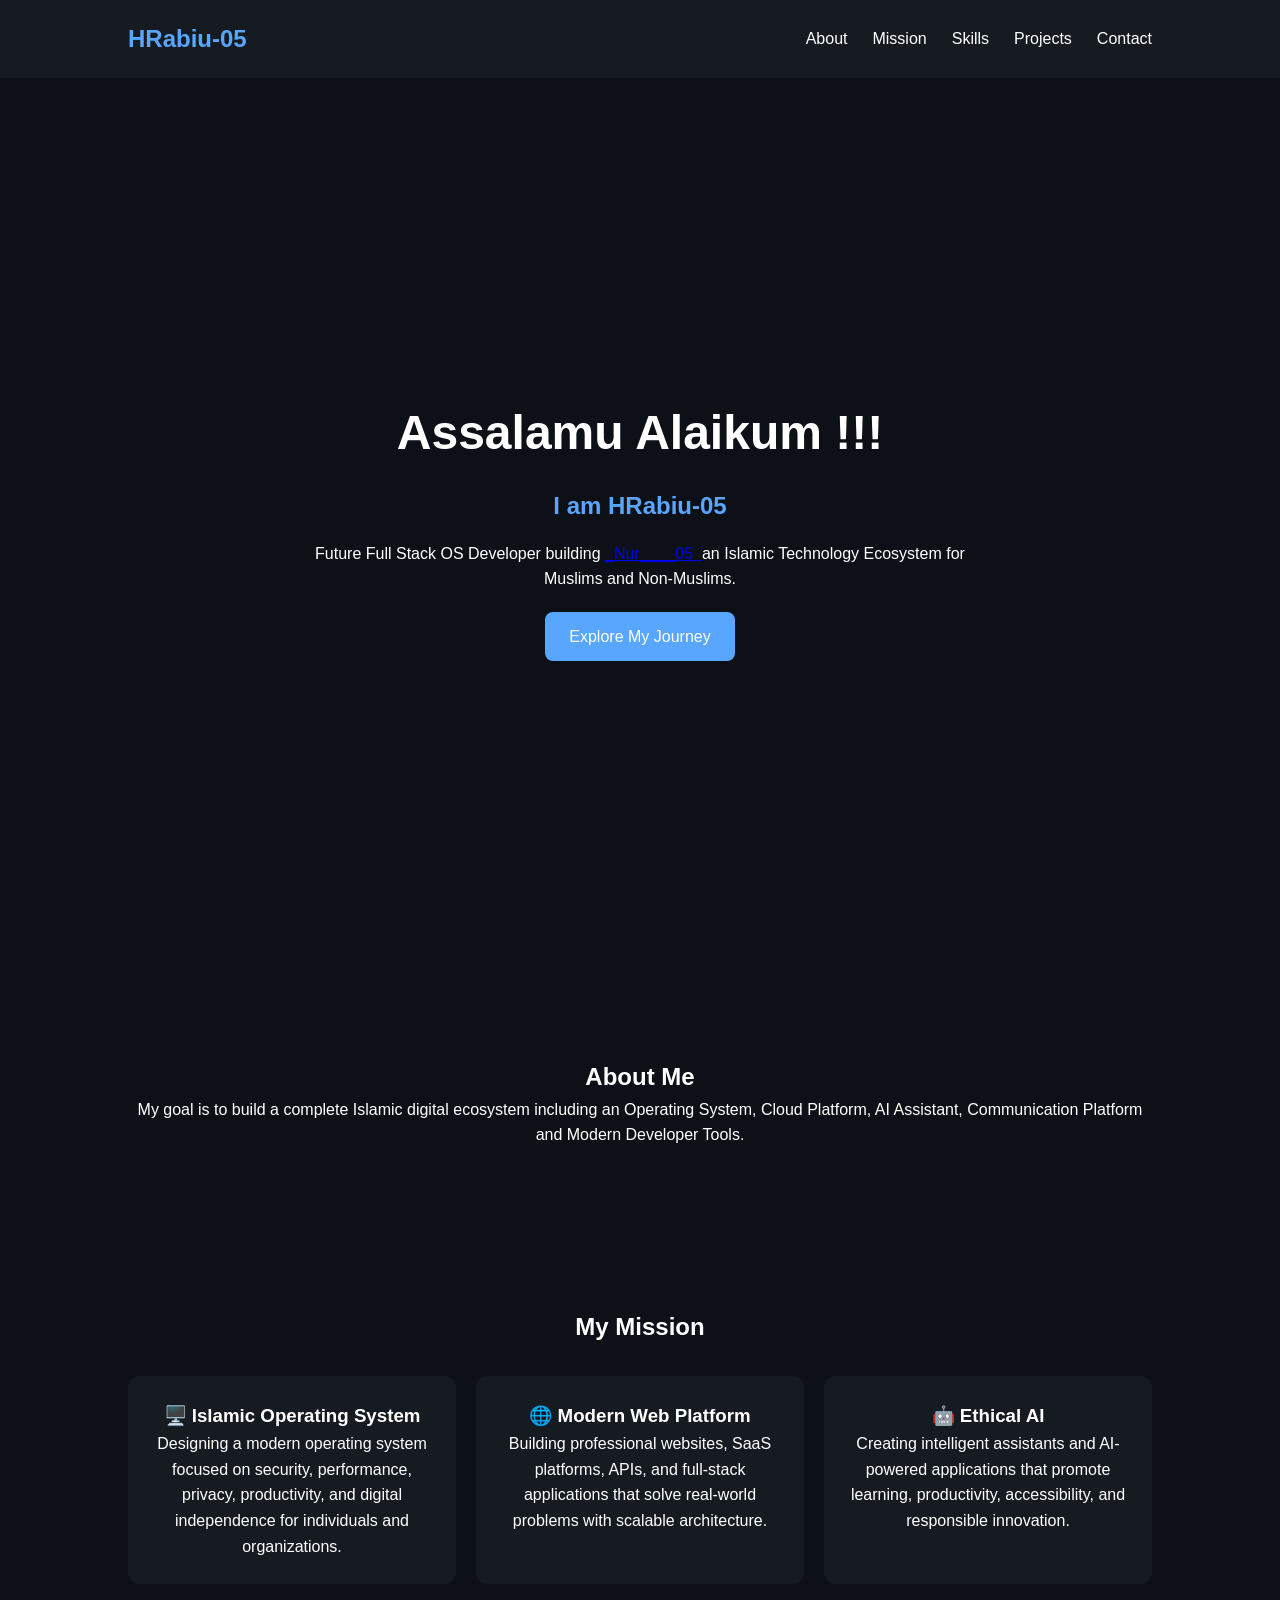
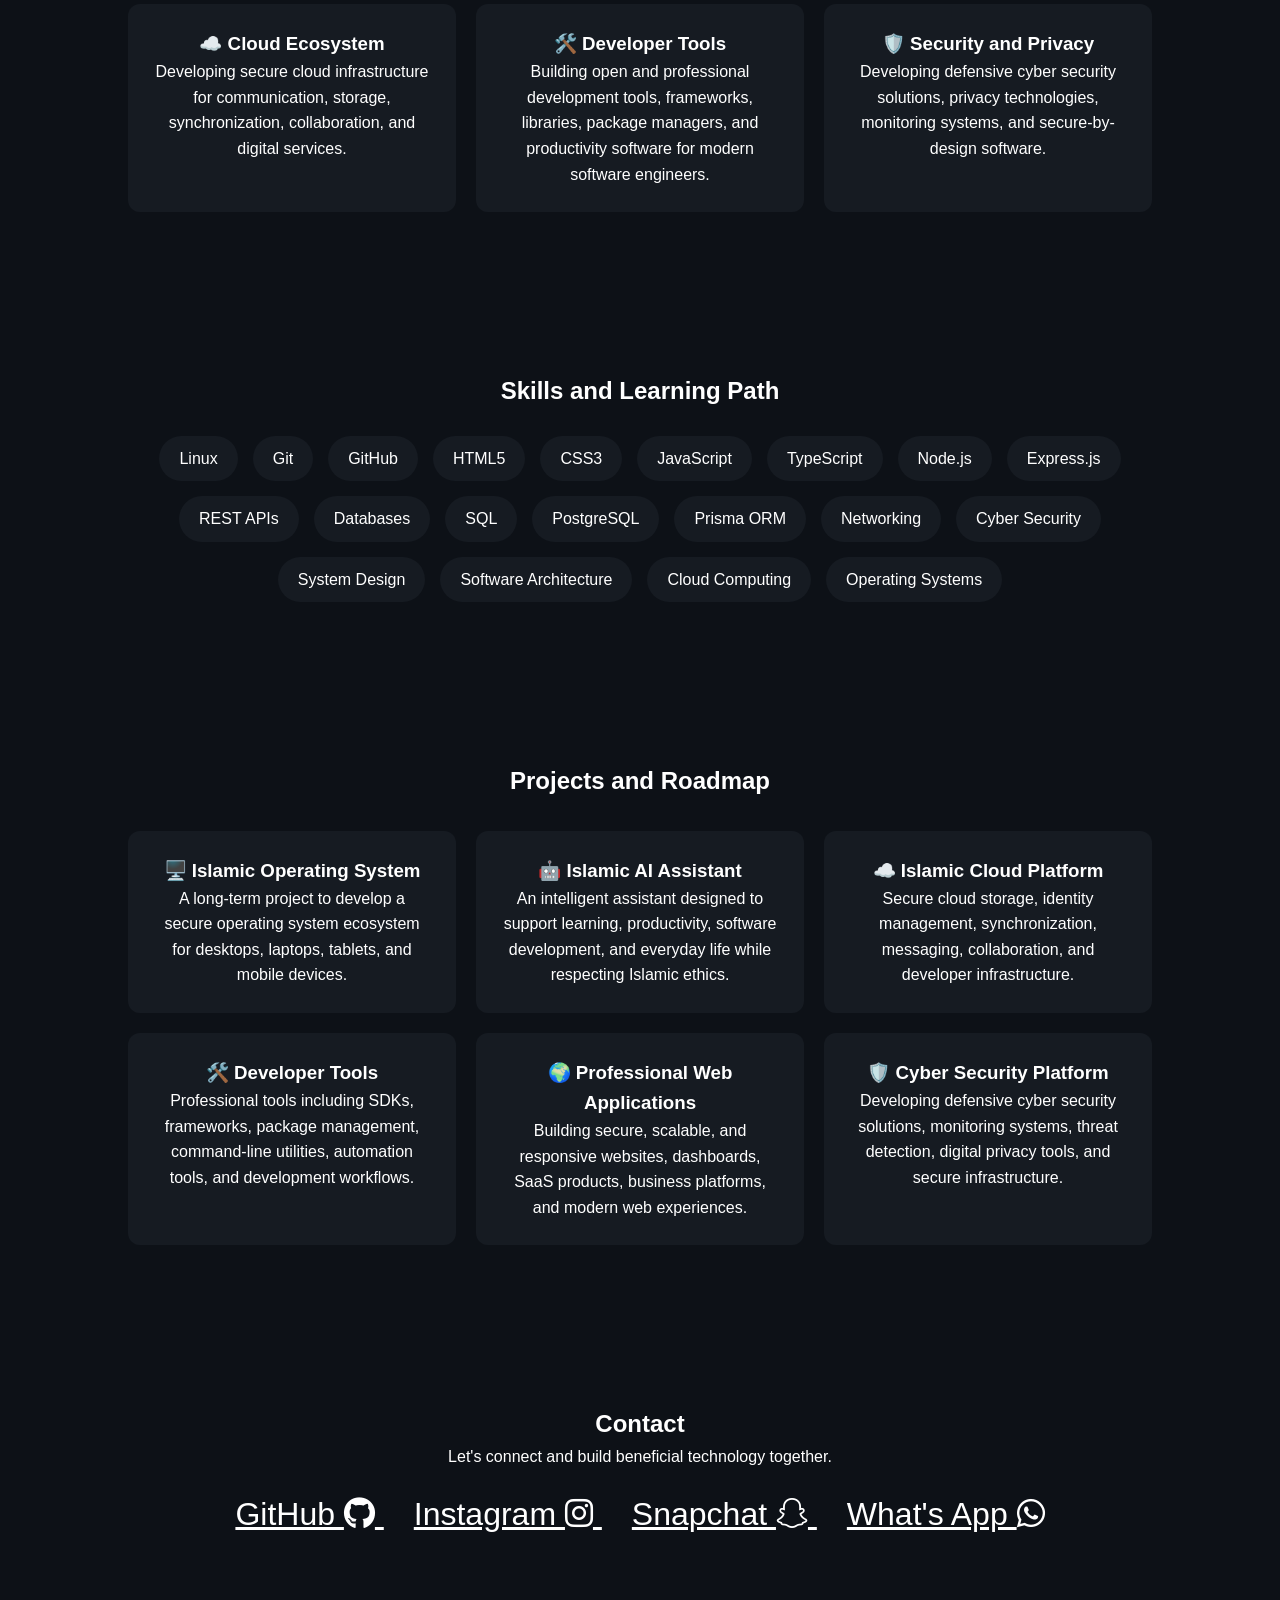
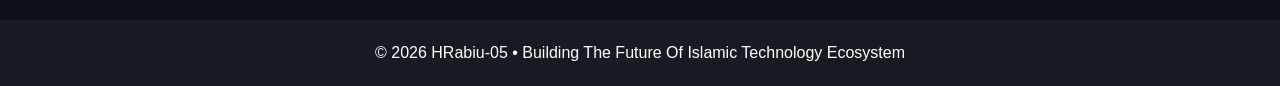
<file: index.html>
<!DOCTYPE html>
<html lang="en">
<head>
    <meta charset="UTF-8">
    <meta name="viewport" content="width=device-width, initial-scale=1.0">
    <title>HRabiu-05 | Future Full Stack OS Developer</title>

    <link rel="stylesheet" href="./css/style.css">

    <link
    href="https://cdnjs.cloudflare.com/ajax/libs/font-awesome/6.5.1/css/all.min.css"
    rel="stylesheet">
</head>
<body>

<header>
    <nav class="navbar">
        <h2 class="logo">HRabiu-05</h2>

        <ul class="nav-links">
            <li><a href="#about">About</a></li>
            <li><a href="#mission">Mission</a></li>
            <li><a href="#skills">Skills</a></li>
            <li><a href="#projects">Projects</a></li>
            <li><a href="#contact">Contact</a></li>
        </ul>

        <div class="menu-btn">
            <i class="fas fa-bars"></i>
        </div>
    </nav>
</header>

<section class="hero">

    <div class="hero-content">

        <h1>Assalamu Alaikum !!! </h1>

        <h2>I am HRabiu-05</h2>

        <p>
            Future Full Stack OS Developer building 
            <a  href=https://hrabiu-05.github.io/blob/main/_Nur____05/"> _Nur____05
                <i class="fab _Nur____05 "> </i>
            </a>  an Islamic Technology Ecosystem for Muslims and Non-Muslims.
        </p>

        <a href="#projects" class="btn">
            Explore My Journey
        </a>

    </div>

</section>

<section id="about" class="section">

    <h2>About Me</h2>

    <p>
        My goal is to build a complete Islamic digital ecosystem
        including an Operating System, Cloud Platform, AI Assistant,
        Communication Platform and Modern Developer Tools.
    </p>

</section>

<section id="mission" class="section">

    <h2>My Mission</h2>

    <div class="cards">

        <div class="card">
            <h3> 🖥️ Islamic Operating System</h3>
            <p>
                Designing a modern operating system focused on security,
                performance, privacy, productivity, and digital independence
                for individuals and organizations.
            </p>
        </div>

        <div class="card">
            <h3> 🌐 Modern Web Platform</h3>
            <p>
                Building professional websites, SaaS platforms,
                APIs, and full-stack applications that solve
                real-world problems with scalable architecture.
            </p>
        </div>

        <div class="card">
            <h3> 🤖 Ethical AI</h3>
            <p>
                Creating intelligent assistants and AI-powered
                applications that promote learning, productivity,
                accessibility, and responsible innovation.
            </p>
        </div>

        <div class="card">
            <h3> ☁️ Cloud Ecosystem</h3>
            <p>
                Developing secure cloud infrastructure for
                communication, storage, synchronization,
                collaboration, and digital services.
            </p>
        </div>

        <div class="card">
            <h3> 🛠️ Developer Tools</h3>
            <p>
                Building open and professional development tools,
                frameworks, libraries, package managers, and
                productivity software for modern software engineers.
            </p>
        </div>

        <div class="card">
            <h3> 🛡️ Security and Privacy</h3>
            <p>
                Developing defensive cyber security solutions,
                privacy technologies, monitoring systems,
                and secure-by-design software.
            </p>
        </div>

    </div>

</section>

<section id="skills" class="section">

    <h2>Skills and Learning Path</h2>

    <div class="skills">

        <span>Linux</span>
        <span>Git</span>
        <span>GitHub</span>

        <span>HTML5</span>
        <span>CSS3</span>
        <span>JavaScript</span>
        <span>TypeScript</span>

        <span>Node.js</span>
        <span>Express.js</span>

        <span>REST APIs</span>
        <span>Databases</span>
        <span>SQL</span>
        <span>PostgreSQL</span>

        <span>Prisma ORM</span>

        <span>Networking</span>
        <span>Cyber Security</span>

        <span>System Design</span>
        <span>Software Architecture</span>

        <span>Cloud Computing</span>
        <span>Operating Systems</span>

    </div>

</section>

<section id="projects" class="section">

    <h2>Projects and Roadmap</h2>

    <div class="cards">

        <div class="card">
            <h3> 🖥️ Islamic Operating System</h3>
            <p>
                A long-term project to develop a secure operating
                system ecosystem for desktops, laptops, tablets,
                and mobile devices.
            </p>
        </div>

        <div class="card">
            <h3> 🤖 Islamic AI Assistant</h3>
            <p>
                An intelligent assistant designed to support learning,
                productivity, software development, and everyday life
                while respecting Islamic ethics.
            </p>
        </div>

        <div class="card">
            <h3> ☁️ Islamic Cloud Platform</h3>
            <p>
                Secure cloud storage, identity management,
                synchronization, messaging, collaboration,
                and developer infrastructure.
            </p>
        </div>

        <div class="card">
            <h3> 🛠️ Developer Tools</h3>
            <p>
                Professional tools including SDKs, frameworks,
                package management, command-line utilities,
                automation tools, and development workflows.
            </p>
        </div>

        <div class="card">
            <h3> 🌍 Professional Web Applications</h3>
            <p>
                Building secure, scalable, and responsive websites,
                dashboards, SaaS products, business platforms,
                and modern web experiences.
            </p>
        </div>

        <div class="card">
            <h3> 🛡️ Cyber Security Platform</h3>
            <p>
                Developing defensive cyber security solutions,
                monitoring systems, threat detection,
                digital privacy tools, and secure infrastructure.
            </p>
        </div>

    </div>

</section>

<section id="contact" class="section">

    <h2>Contact</h2>

    <p>
        Let's connect and build beneficial technology together.
    </p>

    <div class="socials">
        <a href="https://github.com/HRabiu-05"> GitHub
            <i class="fab fa-github"> </i>
        </a>
        <a href="https://www.instagram.com/_nur_____05?igsh=MTRrOW4zdXpwZGJ4Zg=="> Instagram
            <i class="fab fa-instagram"> </i>
        </a>
        <a href="https://www.snapchat.com/add/hrabiu05_social?share_id=TnLLtVIYutQ&locale=en-GB"> Snapchat
            <i class="fab fa-snapchat"> </i>
        </a>
        <a href="https://wa.me/message/S77RJYUMOQH2O1"> What's App
            <i class="fab fa-whatsapp"> </i>
        </a>

    </div>

</section>

<footer>

    <p>
        © 2026 HRabiu-05 • Building The Future Of Islamic Technology Ecosystem
    </p>

</footer>

<script src="js/script.js"></script>

</body>
</html>
</file>
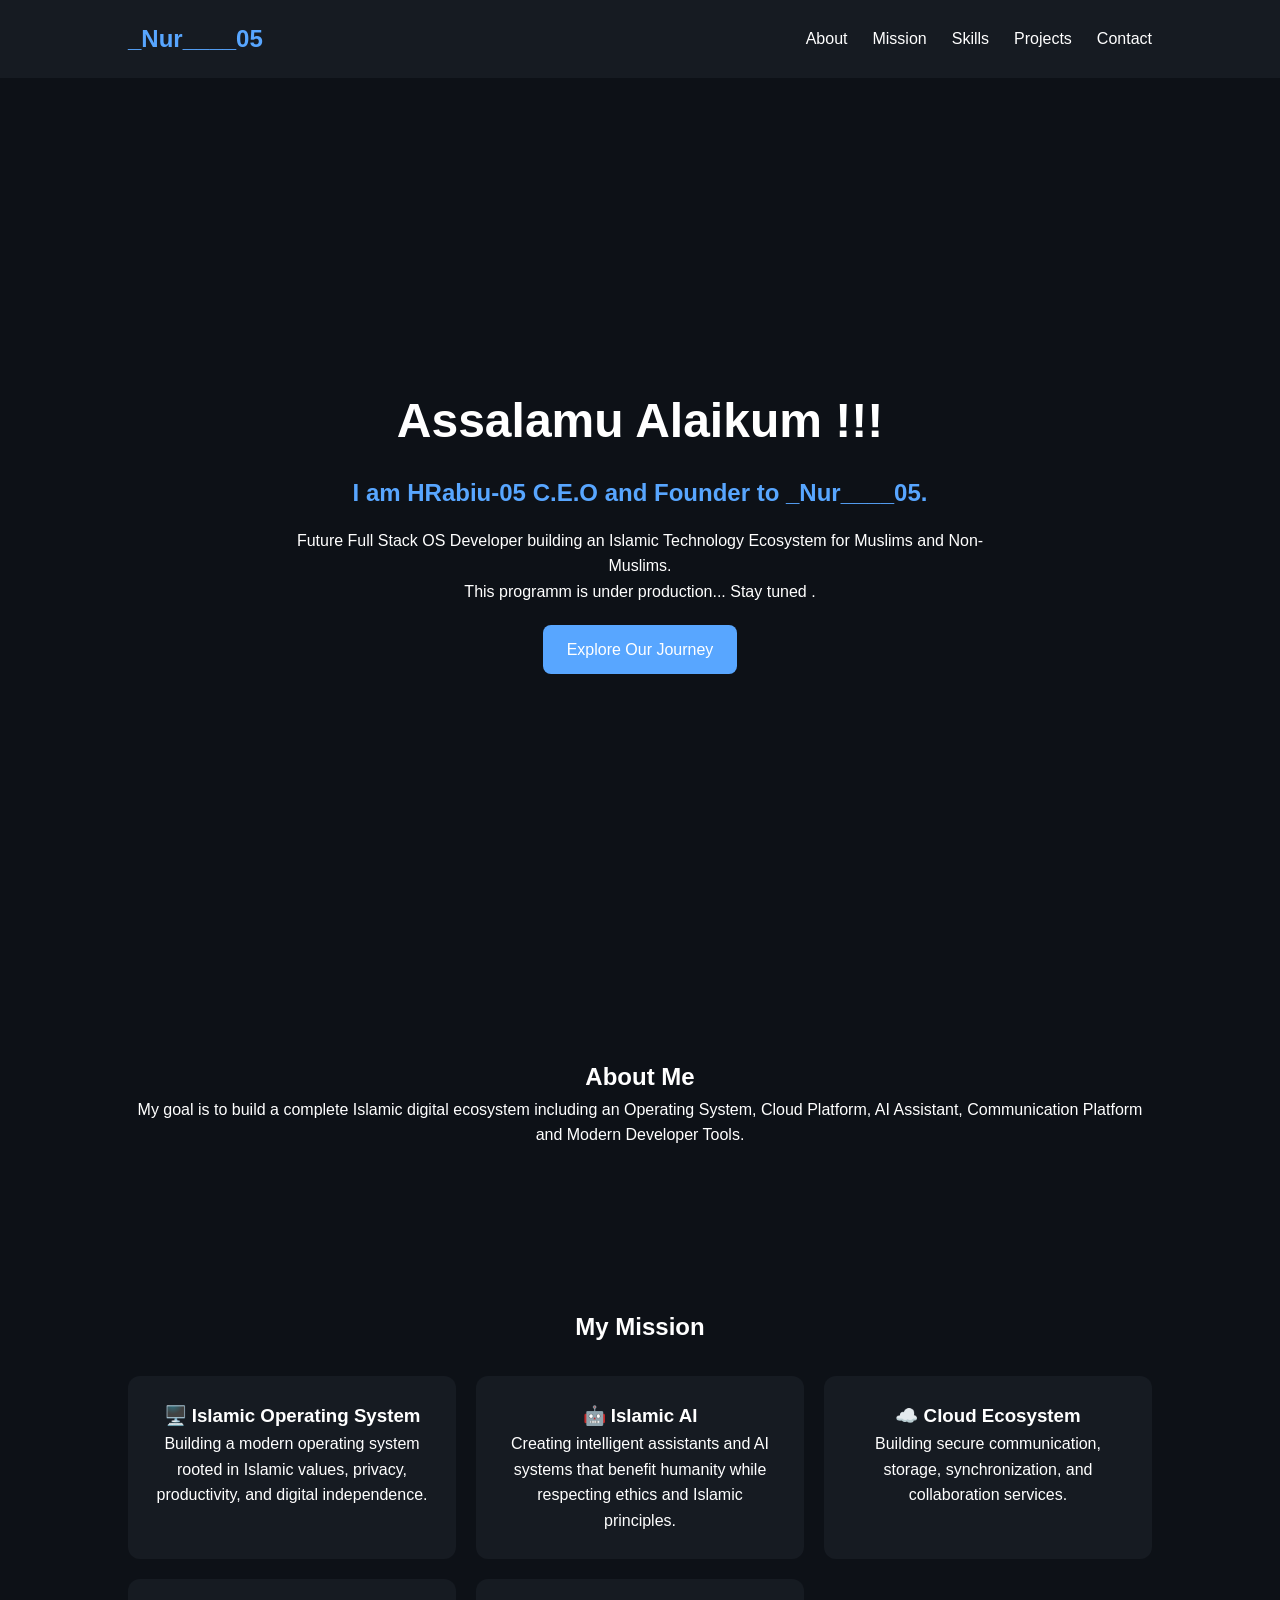
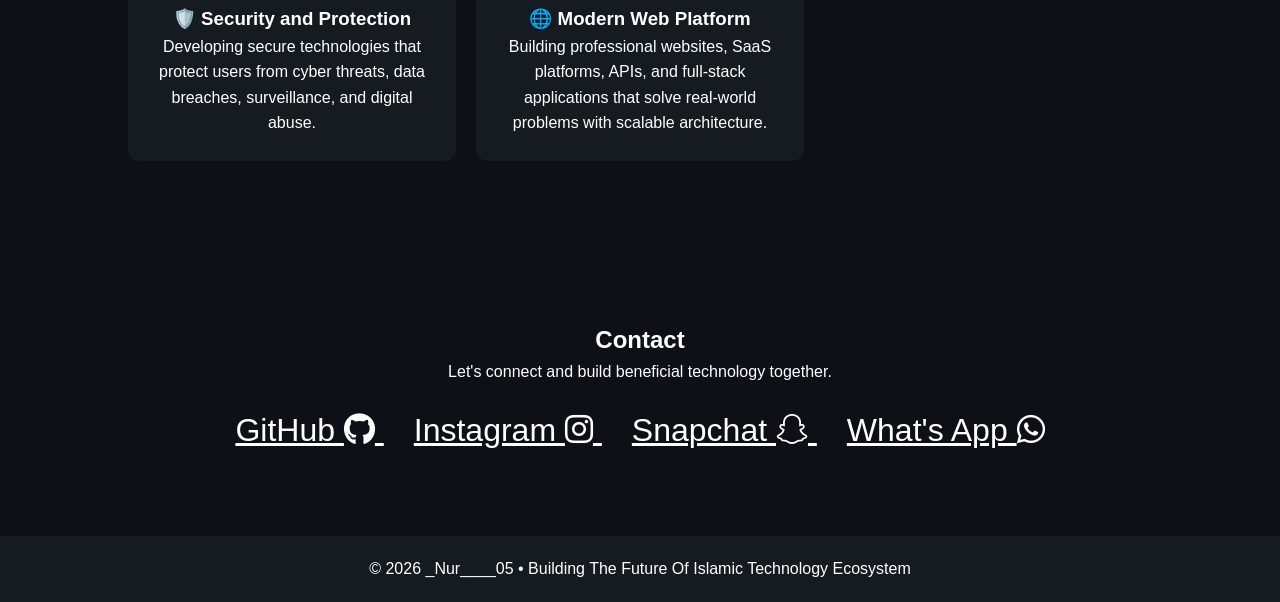
<file: _Nur____05/index.html>
<!DOCTYPE html>
<html lang="en">
<head>
    <meta charset="UTF-8">
    <meta name="viewport" content="width=device-width, initial-scale=1.0">
    <title>_Nur____05 | Future Full Islamic Tech Ecosystem </title>

    <link rel="stylesheet" href="../css/style.css">

    <link
    href="https://cdnjs.cloudflare.com/ajax/libs/font-awesome/6.5.1/css/all.min.css"
    rel="stylesheet">
</head>
<body>

<header>
    <nav class="navbar">
        <h2 class="logo">_Nur____05</h2>

        <ul class="nav-links">
            <li><a href="#about">About</a></li>
            <li><a href="#mission">Mission</a></li>
            <li><a href="#skills">Skills</a></li>
            <li><a href="#projects">Projects</a></li>
            <li><a href="#contact">Contact</a></li>
        </ul>

        <div class="menu-btn">
            <i class="fas fa-bars"></i>
        </div>
    </nav>
</header>

<section class="hero">

    <div class="hero-content">

        <h1>Assalamu Alaikum !!! </h1>

        <h2>I am <a src="../index.html"> HRabiu-05 </a> C.E.O and Founder to _Nur____05. </h2>

        <p>
            Future Full Stack OS Developer building an Islamic
            Technology Ecosystem for Muslims and Non-Muslims.
        </p>

        <p>
            This programm is under production... Stay tuned .
        </p>

        <a href="#mission" class="btn">
            Explore Our Journey
        </a>

    </div>

</section>

<section id="about" class="section">

    <h2>About Me</h2>

    <p>
        My goal is to build a complete Islamic digital ecosystem
        including an Operating System, Cloud Platform, AI Assistant,
        Communication Platform and Modern Developer Tools.
    </p>

</section>

<section id="mission" class="section">

    <h2>My Mission</h2>

    <div class="cards">

        <div class="card">
            <h3> 🖥️ Islamic Operating System</h3>
            <p>
                Building a modern operating system rooted in Islamic values,
                privacy, productivity, and digital independence.
            </p>
        </div>

        <div class="card">
            <h3> 🤖 Islamic AI</h3>
            <p>
                Creating intelligent assistants and AI systems that benefit
                humanity while respecting ethics and Islamic principles.
            </p>
        </div>

        <div class="card">
            <h3> ☁️ Cloud Ecosystem</h3>
            <p>
                Building secure communication, storage, synchronization,
                and collaboration services.
            </p>
        </div>

        <div class="card">
            <h3> 🛡️ Security and Protection</h3>
            <p>
                Developing secure technologies that protect users from
                cyber threats, data breaches, surveillance, and digital abuse.
            </p>
        </div>

        <div class="card">
            <h3> 🌐 Modern Web Platform</h3>
            <p>
                Building professional websites, SaaS platforms,
                APIs, and full-stack applications that solve
                real-world problems with scalable architecture.
            </p>
        </div>
    </div>

</section>


<section id="contact" class="section">

    <h2>Contact</h2>

    <p>
        Let's connect and build beneficial technology together.
    </p>

    <div class="socials">
        <a href="https://github.com/HRabiu-05"> GitHub
            <i class="fab fa-github"> </i>
        </a>
        <a href="https://www.instagram.com/_nur_____05?igsh=MTRrOW4zdXpwZGJ4Zg=="> Instagram
            <i class="fab fa-instagram"> </i>
        </a>
        <a href="https://www.snapchat.com/add/hrabiu05_social?share_id=TnLLtVIYutQ&locale=en-GB"> Snapchat
            <i class="fab fa-snapchat"> </i>
        </a>
        <a href="https://wa.me/message/S77RJYUMOQH2O1"> What's App
            <i class="fab fa-whatsapp"> </i>
        </a>

    </div>

</section>

<footer>

    <p>
        © 2026 _Nur____05 • Building The Future Of Islamic Technology Ecosystem
    </p>

</footer>

<script src="../js/script.js"></script>

</body>
</html>
</file>
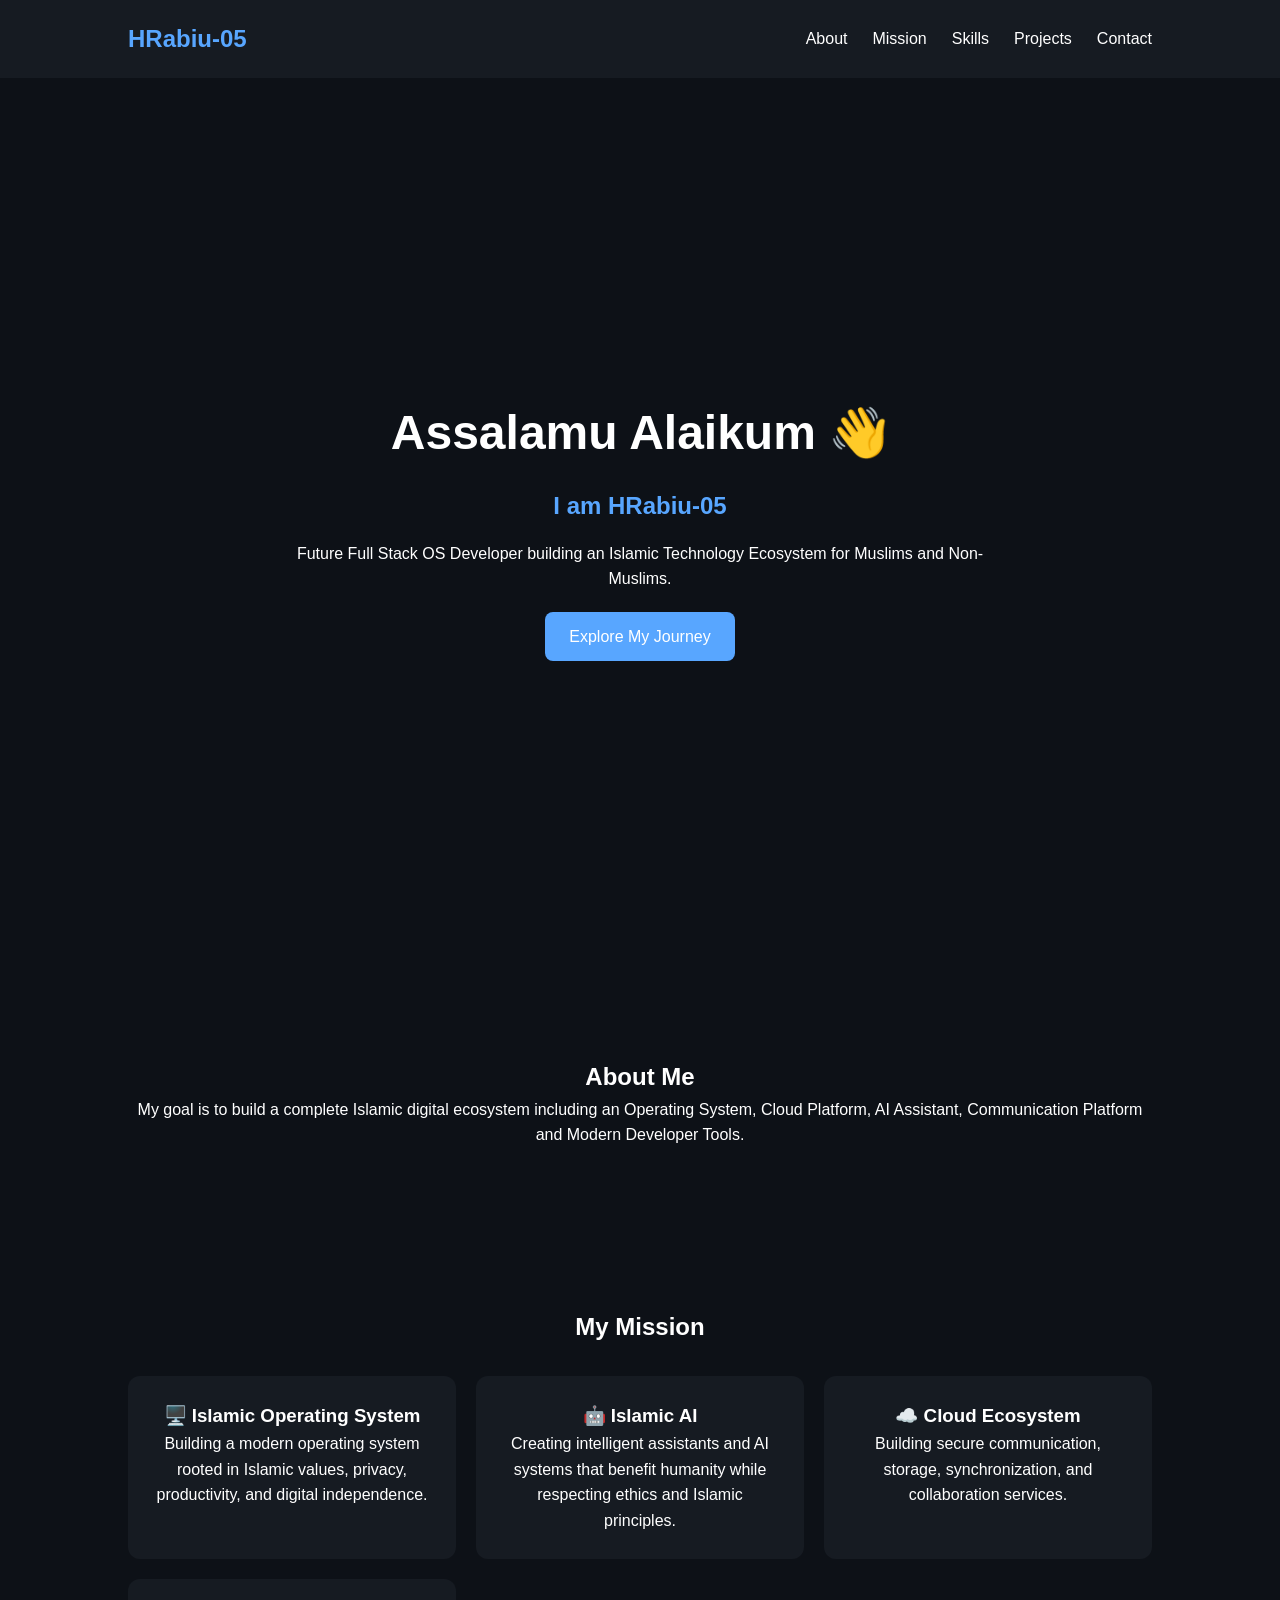
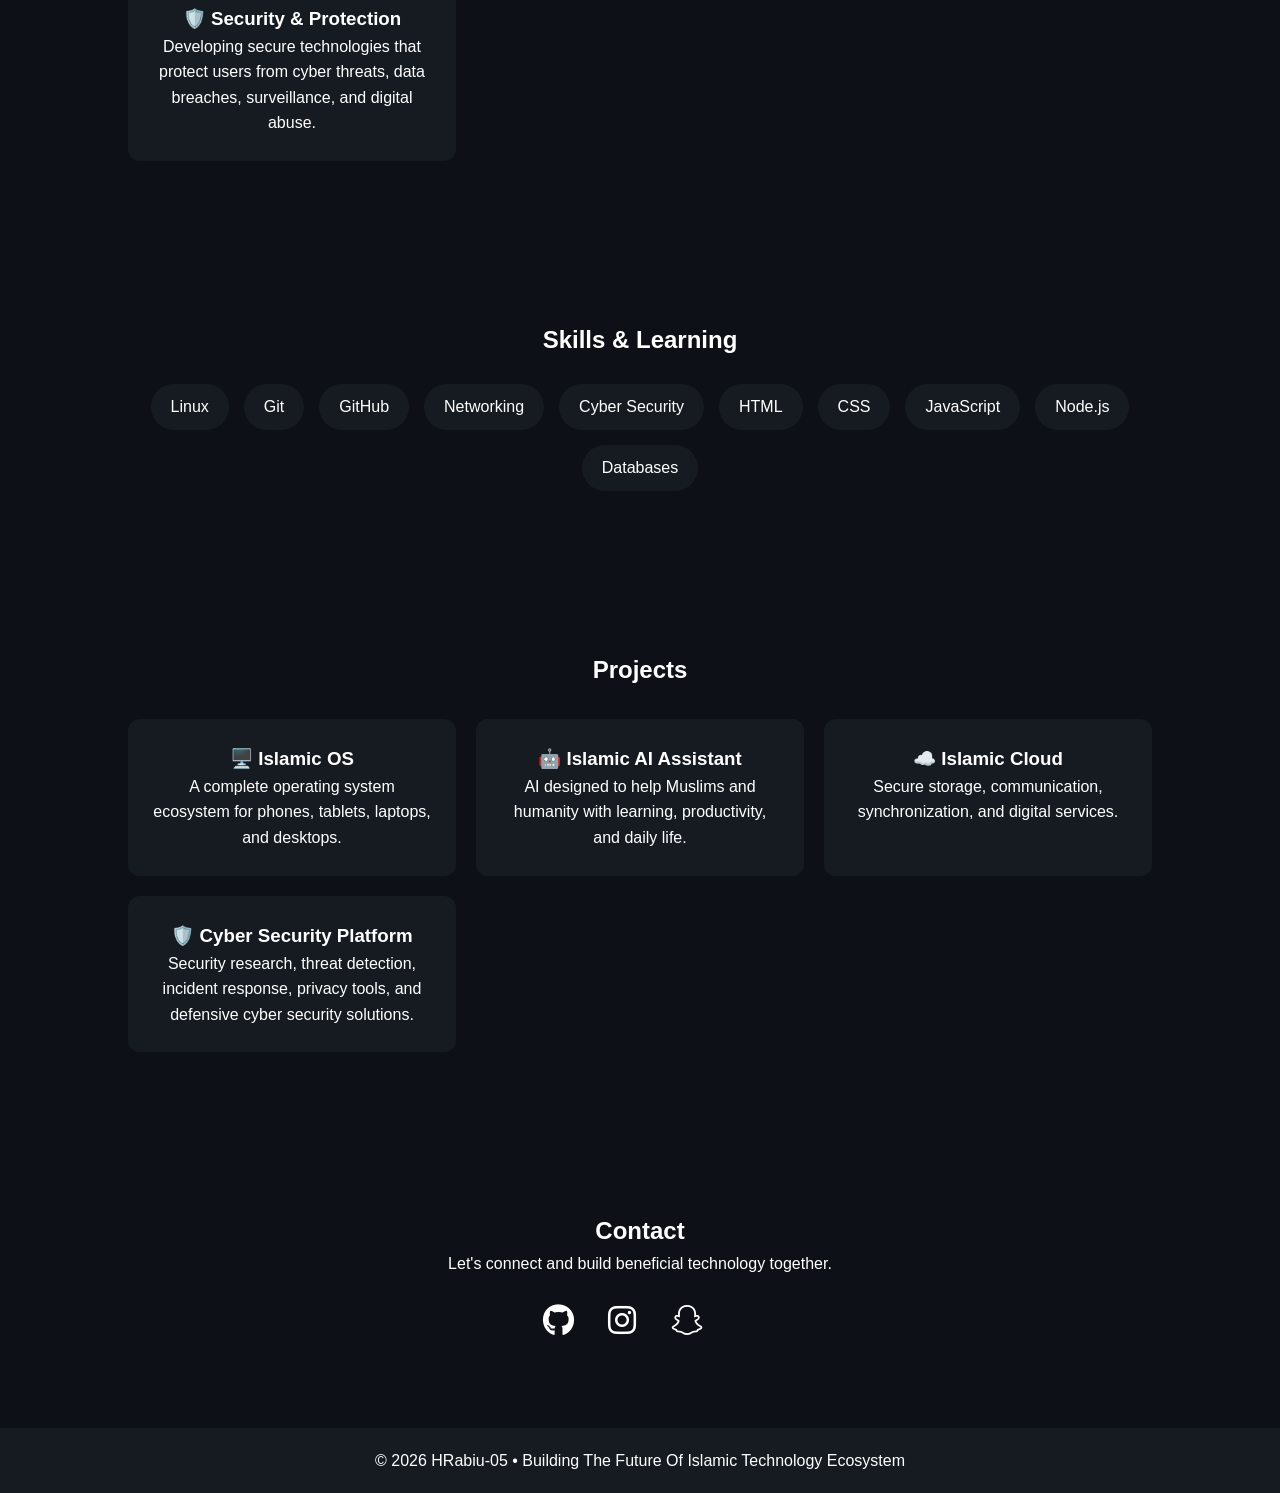
<file: indec.html>
<!DOCTYPE html>
<html lang="en">
<head>
    <meta charset="UTF-8">
    <meta name="viewport" content="width=device-width, initial-scale=1.0">
    <title>HRabiu-05 | Future Full Stack OS Developer</title>

    <link rel="stylesheet" href="css/style.css">

    <link
    href="https://cdnjs.cloudflare.com/ajax/libs/font-awesome/6.5.1/css/all.min.css"
    rel="stylesheet">
</head>
<body>

<header>
    <nav class="navbar">
        <h2 class="logo">HRabiu-05</h2>

        <ul class="nav-links">
            <li><a href="#about">About</a></li>
            <li><a href="#mission">Mission</a></li>
            <li><a href="#skills">Skills</a></li>
            <li><a href="#projects">Projects</a></li>
            <li><a href="#contact">Contact</a></li>
        </ul>

        <div class="menu-btn">
            <i class="fas fa-bars"></i>
        </div>
    </nav>
</header>

<section class="hero">

    <div class="hero-content">

        <h1>Assalamu Alaikum 👋</h1>

        <h2>I am HRabiu-05</h2>

        <p>
            Future Full Stack OS Developer building an Islamic
            Technology Ecosystem for Muslims and Non-Muslims.
        </p>

        <a href="#projects" class="btn">
            Explore My Journey
        </a>

    </div>

</section>

<section id="about" class="section">

    <h2>About Me</h2>

    <p>
        My goal is to build a complete Islamic digital ecosystem
        including an Operating System, Cloud Platform, AI Assistant,
        Communication Platform and Modern Developer Tools.
    </p>

</section>

<section id="mission" class="section">

    <h2>My Mission</h2>

    <div class="cards">

        <div class="card">
            <h3>🖥️ Islamic Operating System</h3>
            <p>
                Building a modern operating system rooted in Islamic values,
                privacy, productivity, and digital independence.
            </p>
        </div>

        <div class="card">
            <h3>🤖 Islamic AI</h3>
            <p>
                Creating intelligent assistants and AI systems that benefit
                humanity while respecting ethics and Islamic principles.
            </p>
        </div>

        <div class="card">
            <h3>☁️ Cloud Ecosystem</h3>
            <p>
                Building secure communication, storage, synchronization,
                and collaboration services.
            </p>
        </div>

        <div class="card">
            <h3>🛡️ Security & Protection</h3>
            <p>
                Developing secure technologies that protect users from
                cyber threats, data breaches, surveillance, and digital abuse.
            </p>
        </div>

    </div>

</section>

<section id="skills" class="section">

    <h2>Skills & Learning</h2>

    <div class="skills">

        <span>Linux</span>
        <span>Git</span>
        <span>GitHub</span>
        <span>Networking</span>
        <span>Cyber Security</span>
        <span>HTML</span>
        <span>CSS</span>
        <span>JavaScript</span>
        <span>Node.js</span>
        <span>Databases</span>

    </div>

</section>

<section id="projects" class="section">

    <h2>Projects</h2>

    <div class="cards">

        <div class="card">
            <h3>🖥️ Islamic OS</h3>
            <p>
                A complete operating system ecosystem for phones,
                tablets, laptops, and desktops.
            </p>
        </div>

        <div class="card">
            <h3>🤖 Islamic AI Assistant</h3>
            <p>
                AI designed to help Muslims and humanity with learning,
                productivity, and daily life.
            </p>
        </div>

        <div class="card">
            <h3>☁️ Islamic Cloud</h3>
            <p>
                Secure storage, communication, synchronization,
                and digital services.
            </p>
        </div>

        <div class="card">
            <h3>🛡️ Cyber Security Platform</h3>
            <p>
                Security research, threat detection, incident response,
                privacy tools, and defensive cyber security solutions.
            </p>
        </div>

    </div>

</section>

<section id="contact" class="section">

    <h2>Contact</h2>

    <p>
        Let's connect and build beneficial technology together.
    </p>

    <div class="socials">

        <a href="https://github.com/HRabiu-05"><i class="fab fa-github"></i></a>
        <a href="https://instagram.com/hrabiu_05__?igsh=cXMOeGNncTNiNW5z"><i class="fab fa-instagram"></i></a>
        <a href="https://www.snapchat.com/add/hrabiu05_social?share_id=TnLLtVIYutQ&locale=en-GB"><i class="fab fa-snapchat"></i></a>
        <a href="https://www.whatsapp.com"><i class="fab fa-whatsApp"></i></a>

    </div>

</section>

<footer>

    <p>
        © 2026 HRabiu-05 • Building The Future Of Islamic Technology Ecosystem
    </p>

</footer>

<script src="js/script.js"></script>

</body>
</html>
</file>
<file: css/style.css>
*{
    margin:0;
    padding:0;
    box-sizing:border-box;
    font-family:sans-serif;
}

body{
    background:#0d1117;
    color:white;
    line-height:1.6;
}

.navbar{
    display:flex;
    justify-content:space-between;
    align-items:center;
    padding:20px 10%;
    background:#161b22;
    position:sticky;
    top:0;
}

.logo{
    color:#58a6ff;
}

.nav-links{
    display:flex;
    list-style:none;
    gap:25px;
}

.nav-links a{
    color:white;
    text-decoration:none;
}

.hero{
    min-height:100vh;
    display:flex;
    justify-content:center;
    align-items:center;
    text-align:center;
    padding:20px;
}

.hero h1{
    font-size:3rem;
}

.hero h2{
    color:#58a6ff;
    margin:15px 0;
}

.hero p{
    max-width:700px;
}

.btn{
    display:inline-block;
    margin-top:20px;
    padding:12px 24px;
    background:#58a6ff;
    color:white;
    text-decoration:none;
    border-radius:8px;
}

.section{
    padding:80px 10%;
    text-align:center;
}

.cards{
    display:grid;
    grid-template-columns:repeat(auto-fit,minmax(250px,1fr));
    gap:20px;
    margin-top:30px;
}

.card{
    background:#161b22;
    padding:25px;
    border-radius:12px;
}

.skills{
    display:flex;
    flex-wrap:wrap;
    justify-content:center;
    gap:15px;
    margin-top:25px;
}

.skills span{
    background:#161b22;
    padding:10px 20px;
    border-radius:50px;
}

.socials{
    margin-top:20px;
}

.socials a{
    color:white;
    font-size:2rem;
    margin:0 15px;
}

footer{
    text-align:center;
    padding:20px;
    background:#161b22;
}

.menu-btn{
    display:none;
}

@media(max-width:768px){

    .nav-links{
        display:none;
    }

    .menu-btn{
        display:block;
        font-size:1.5rem;
    }

    .hero h1{
        font-size:2rem;
    }
}
</file>
